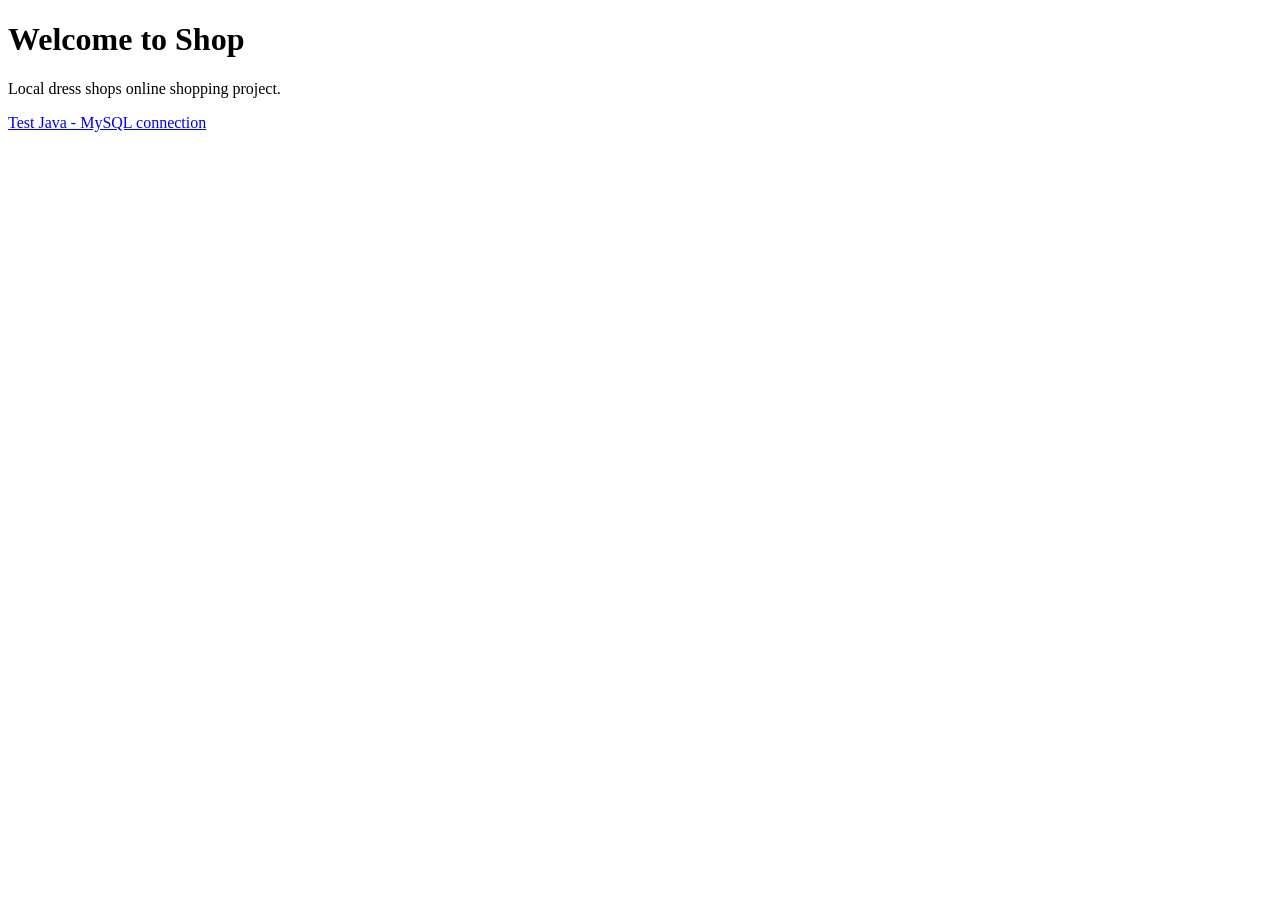
<file: Shop_Java_Backend/src/main/webapp/index.html>
<!DOCTYPE html>
<html lang="en">
<head>
  <meta charset="UTF-8">
  <meta name="viewport" content="width=device-width, initial-scale=1.0">
  <title>Shop - Local Dress Shopping</title>
</head>
<body>
  <h1>Welcome to Shop</h1>
  <p>Local dress shops online shopping project.</p>
  <p><a href="test-db">Test Java - MySQL connection</a></p>
</body>
</html>
</file>
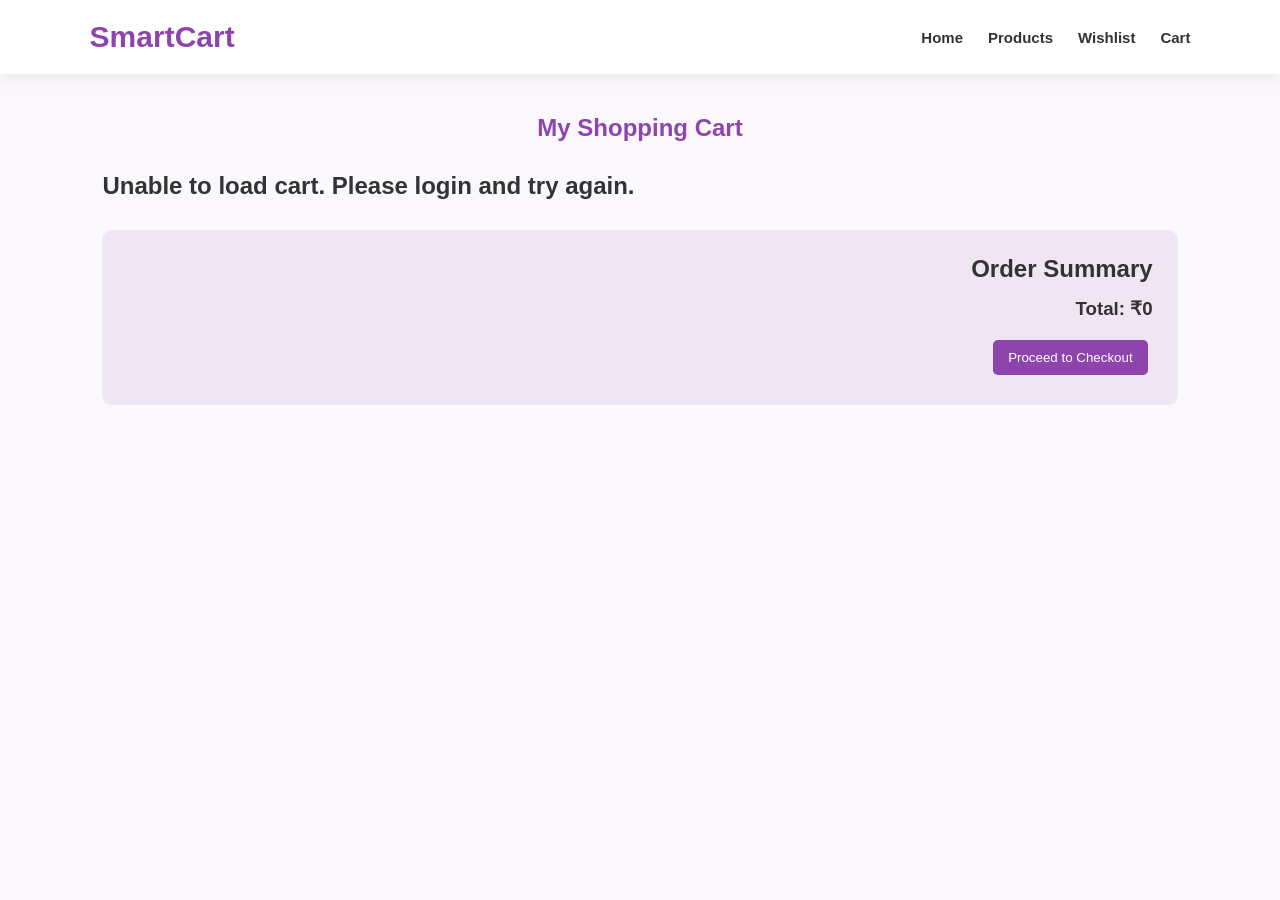
<file: frontend/pages/cart.html>
<!DOCTYPE html>
<html lang="en">
<head>
    <meta charset="UTF-8">
    <meta name="viewport" content="width=device-width, initial-scale=1.0">
    <title>Shopping Cart - SmartCart</title>
    <link rel="stylesheet" href="../css/style.css">
    <link rel="stylesheet" href="../css/products.css">
    <link rel="stylesheet" href="../css/cart.css">
</head>
<body>

<header>
    <div class="logo">SmartCart</div>
    <nav>
        <a href="../index.html">Home</a>
        <a href="products.html">Products</a>
        <a href="wishlist.html">Wishlist</a>
        <a href="cart.html">Cart</a>
    </nav>
</header>

<section class="cart-section">

    <h1>My Shopping Cart</h1>

    <div id="cartContainer"></div>

    <div class="cart-summary">
        <h2>Order Summary</h2>
        <h3>Total: ₹<span id="cartTotal">0</span></h3>

        <button onclick="goToCheckout()">Proceed to Checkout</button>
    </div>

</section>

<script src="../js/cart.js"></script>

</body>
</html>
</file>
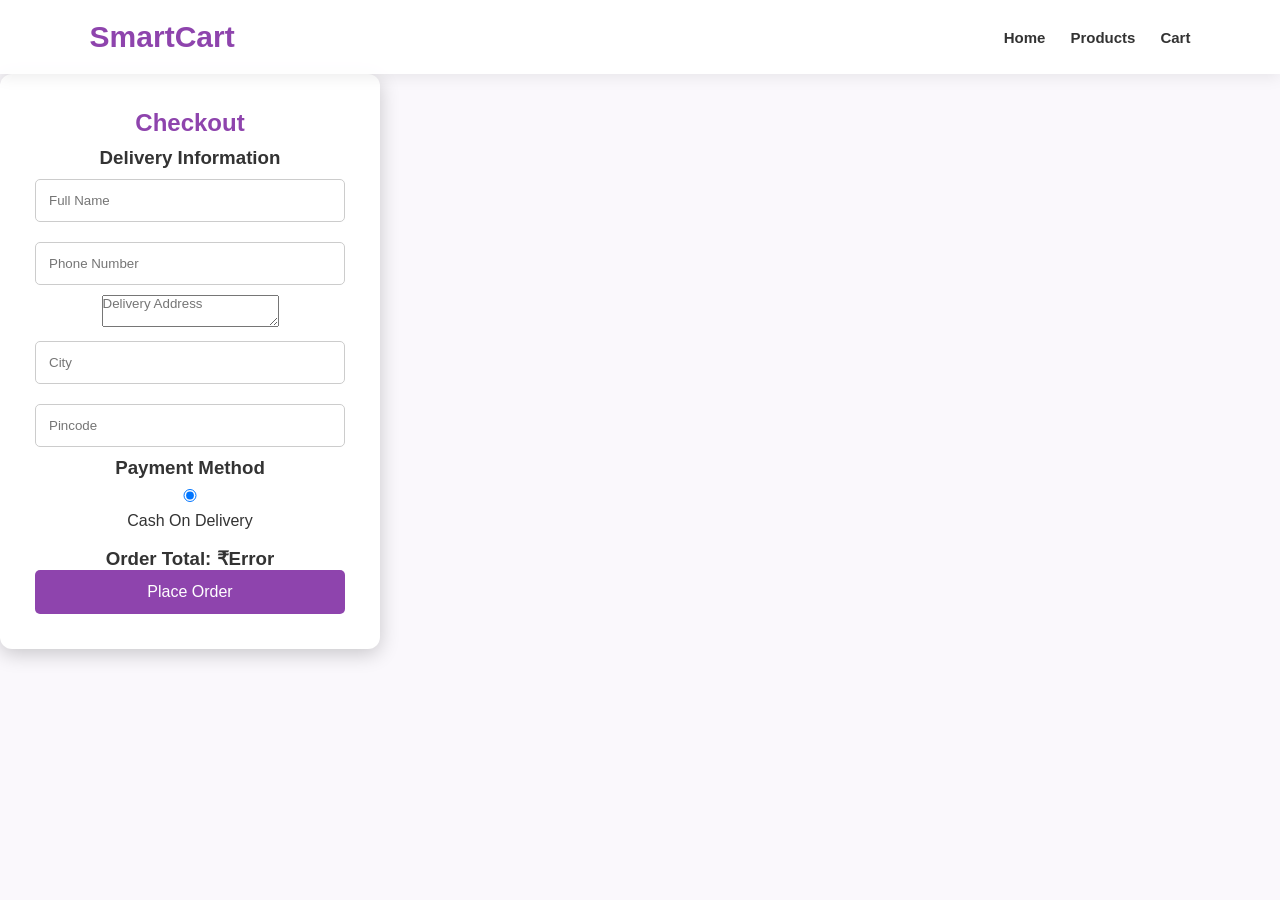
<file: frontend/pages/checkout.html>
<!DOCTYPE html>

<html lang="en">
<head>
    <meta charset="UTF-8">
    <meta name="viewport" content="width=device-width, initial-scale=1.0">
    <title>Checkout - SmartCart</title>
    <link rel="stylesheet" href="../css/style.css">
    <link rel="stylesheet" href="../css/auth.css">
    <link rel="stylesheet" href="../css/cart.css">
</head>
<body>

<header>
    <div class="logo">SmartCart</div>
    <nav>
        <a href="../index.html">Home</a>
        <a href="products.html">Products</a>
        <a href="cart.html">Cart</a>
    </nav>
</header>

<section class="checkout-section">


<form class="auth-box" id="checkoutForm">

    <h2>Checkout</h2>

    <h3>Delivery Information</h3>

    <input type="text" id="customerName"
        placeholder="Full Name" required>

    <input type="tel" id="phone"
        placeholder="Phone Number" required>

    <textarea id="address"
        placeholder="Delivery Address" required></textarea>

    <input type="text" id="city"
        placeholder="City" required>

    <input type="text" id="pincode"
        placeholder="Pincode" required>

    <h3>Payment Method</h3>

    <label>
        <input type="radio" name="payment"
            value="COD" checked>
        Cash On Delivery
    </label>

    <br><br>

    <h3>Order Total: ₹<span id="checkoutTotal">0.00</span></h3>

    <button type="submit" id="placeOrderBtn">Place Order</button>

</form>


</section>

<script src="../js/checkout.js"></script>

</body>
</html>
</file>
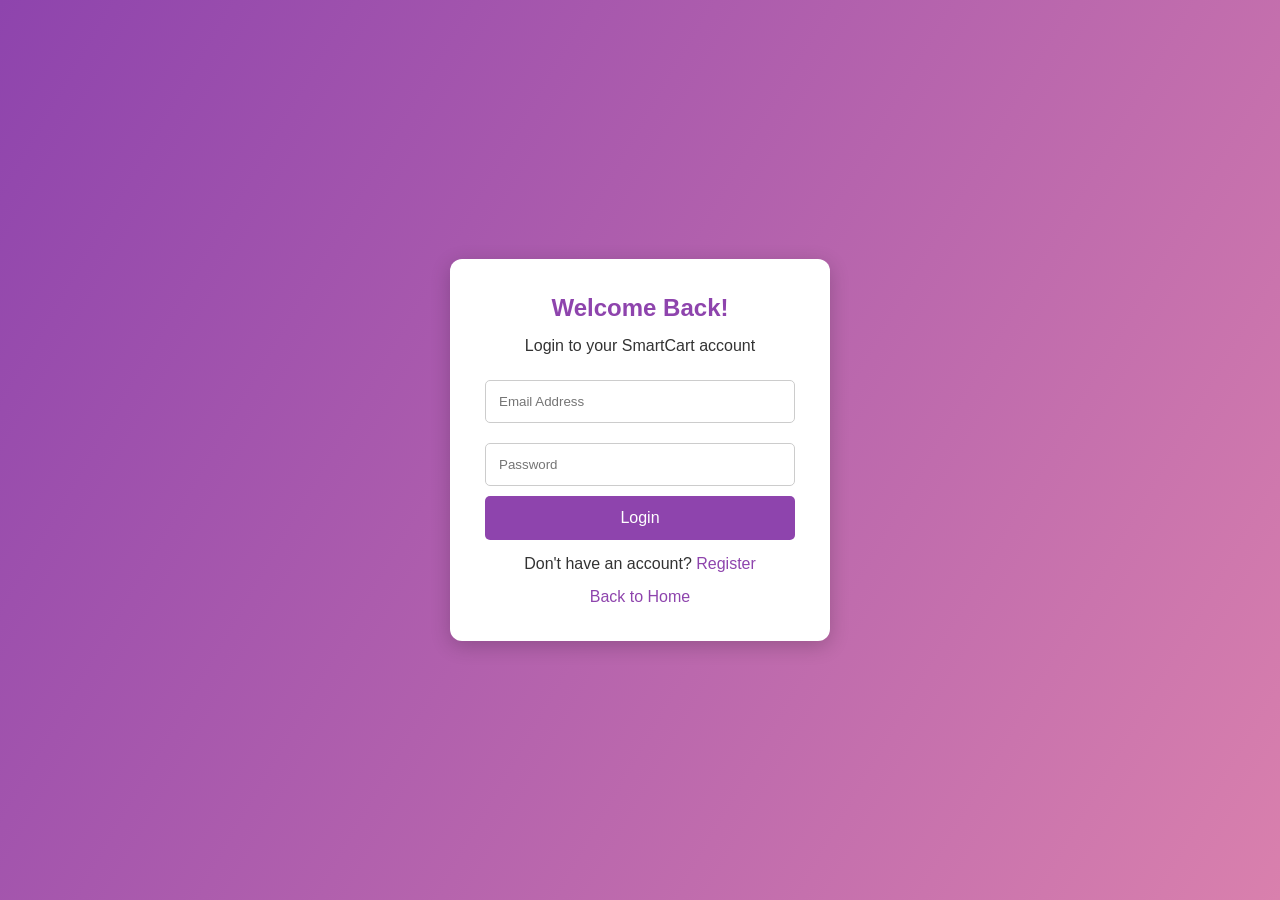
<file: frontend/pages/customer-dashboard.html>
<!DOCTYPE html>
<html lang="en">
<head>
    <meta charset="UTF-8">
    <meta name="viewport" content="width=device-width, initial-scale=1.0">

    <title>Customer Dashboard - SmartCart</title>

    <link rel="stylesheet" href="../css/style.css">
    <link rel="stylesheet" href="../css/dashboard.css">

    <style>
        .orders-section {
            margin-top: 35px;
            overflow-x: auto;
        }

        .orders-section table {
            width: 100%;
            border-collapse: collapse;
            min-width: 750px;
        }

        .orders-section th,
        .orders-section td {
            padding: 14px;
            text-align: center;
            border-bottom: 1px solid #ddd;
        }

        .tracking-container {
            min-width: 300px;
            padding: 10px 0;
        }

        .tracking-steps {
            display: flex;
            justify-content: space-between;
            position: relative;
            margin: 15px 5px;
        }

        .tracking-steps::before {
            content: "";
            position: absolute;
            height: 4px;
            background: #ddd;
            top: 10px;
            left: 10px;
            right: 10px;
            z-index: 0;
        }

        .tracking-step {
            position: relative;
            z-index: 1;
            text-align: center;
            font-size: 11px;
            color: #888;
            width: 25%;
        }

        .tracking-dot {
            width: 22px;
            height: 22px;
            border-radius: 50%;
            background: #ddd;
            margin: 0 auto 7px;
            border: 3px solid white;
        }

        .tracking-step.completed {
            color: #27ae60;
            font-weight: bold;
        }

        .tracking-step.completed .tracking-dot {
            background: #27ae60;
        }

        .tracking-status {
            font-weight: bold;
            color: #8e44ad;
        }

        .cancelled-status {
            color: #e74c3c;
            font-weight: bold;
        }
    </style>
</head>

<body>

<header>
    <div class="logo">SmartCart</div>

    <nav>
        <a href="../index.html">Home</a>
        <a href="products.html">Products</a>
        <a href="cart.html">Cart</a>
        <button type="button" id="logoutBtn">Logout</button>
    </nav>
</header>

<section class="dashboard">

    <h1>My Dashboard</h1>

    <div class="dashboard-cards">

        <div class="dashboard-card">
            <h3>My Orders</h3>
            <p id="totalOrders">0</p>
        </div>

        <div class="dashboard-card">
            <h3>Total Purchase</h3>
            <p>₹<span id="totalPurchase">0</span></p>
        </div>

        <div class="dashboard-card">
            <h3>Wishlist Items</h3>
            <p id="totalWishlist">0</p>
        </div>

    </div>

    <div class="profile-section">

        <h2>My Profile</h2>

        <p>
            <strong>Name:</strong>
            <span id="customerName">Customer</span>
        </p>

        <p>
            <strong>Email:</strong>
            <span id="customerEmail">Not available</span>
        </p>

        <p>
            <strong>Phone:</strong>
            <span id="customerPhone">Not available</span>
        </p>

    </div>

    <div class="orders-section">

        <h2>My Orders & Tracking</h2>

        <table>

            <thead>
                <tr>
                    <th>Order ID</th>
                    <th>Date</th>
                    <th>Amount</th>
                    <th>Payment</th>
                    <th>Status</th>
                    <th>Order Tracking</th>
                </tr>
            </thead>

            <tbody id="ordersTable">
                <tr>
                    <td colspan="6">Loading orders...</td>
                </tr>
            </tbody>

        </table>

    </div>

</section>

<script src="../js/dashboard.js"></script>

</body>
</html>
</file>
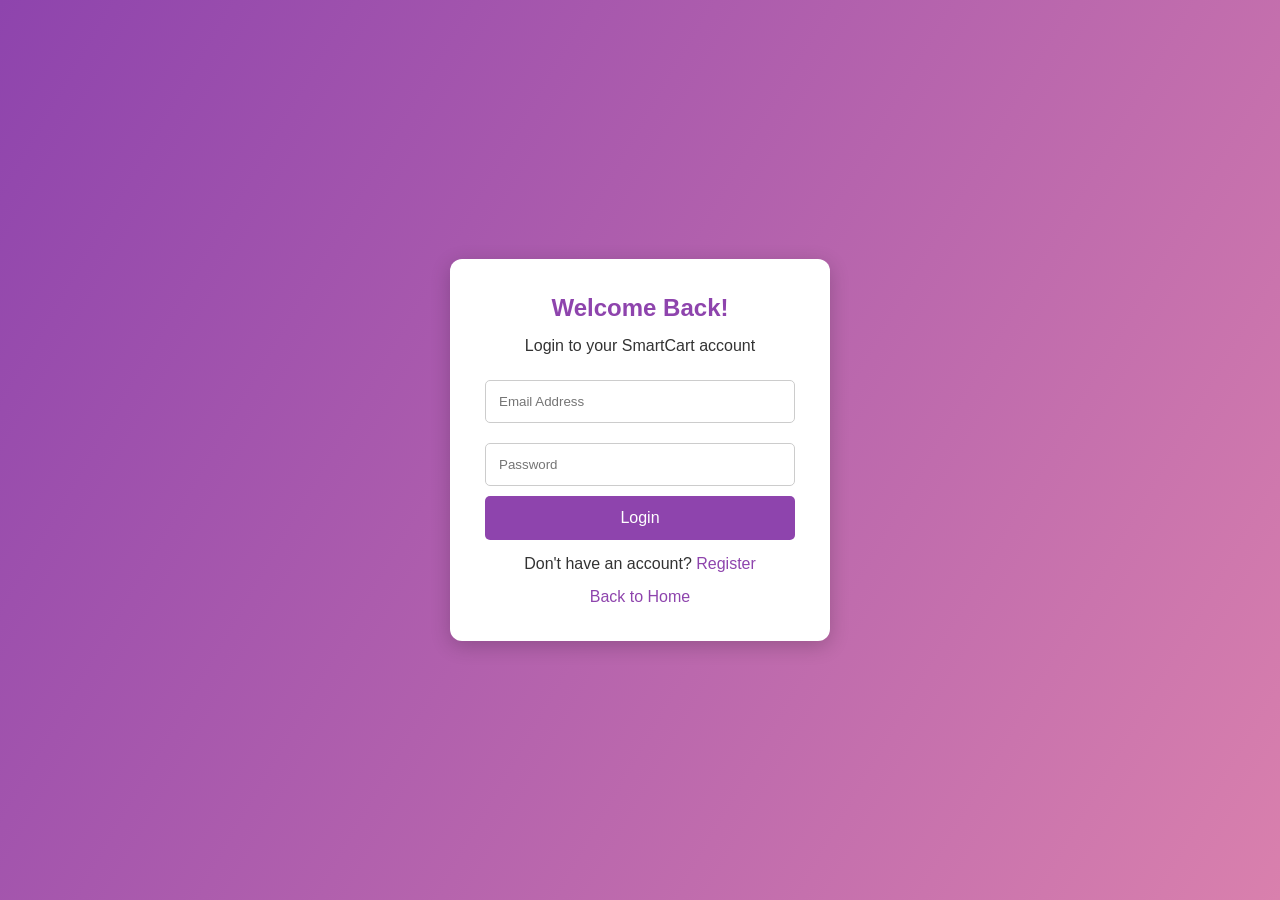
<file: frontend/pages/login.html>
<!DOCTYPE html>
<html lang="en">
<head>
    <meta charset="UTF-8">
    <meta name="viewport" content="width=device-width, initial-scale=1.0">
    <title>Login - SmartCart</title>
    <link rel="stylesheet" href="../css/style.css">
    <link rel="stylesheet" href="../css/auth.css">
</head>
<body>

<div class="auth-container">
    <form class="auth-box" id="loginForm">
        <h2>Welcome Back!</h2>
        <p>Login to your SmartCart account</p>

        <input type="email" id="email" placeholder="Email Address" required>

        <input type="password" id="password" placeholder="Password" required>

        <button type="submit">Login</button>

        <p>Don't have an account?
            <a href="register.html">Register</a>
        </p>

        <a href="../index.html">Back to Home</a>
    </form>
</div>

<script src="../js/auth.js"></script>
</body>
</html>
</file>
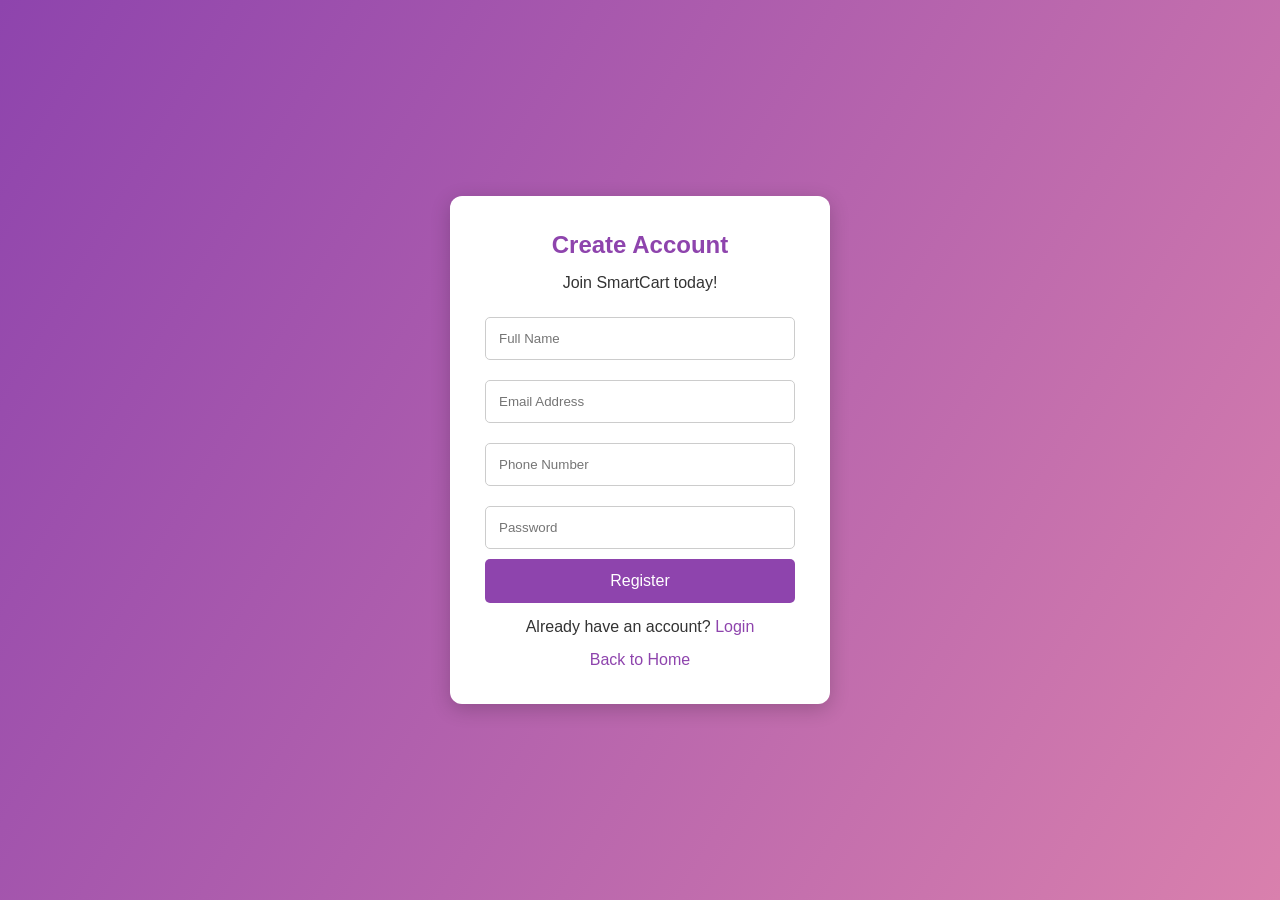
<file: frontend/pages/register.html>
<!DOCTYPE html>
<html lang="en">
<head>
    <meta charset="UTF-8">
    <meta name="viewport" content="width=device-width, initial-scale=1.0">
    <title>Register - SmartCart</title>
    <link rel="stylesheet" href="../css/style.css">
    <link rel="stylesheet" href="../css/auth.css">
</head>
<body>

<div class="auth-container">
    <form class="auth-box" id="registerForm">
        <h2>Create Account</h2>
        <p>Join SmartCart today!</p>

        <input type="text" id="name" placeholder="Full Name" required>

        <input type="email" id="email" placeholder="Email Address" required>

        <input type="tel" id="phone" placeholder="Phone Number" required>

        <input type="password" id="password" placeholder="Password" required>

        <button type="submit">Register</button>

        <p>Already have an account?
            <a href="login.html">Login</a>
        </p>

        <a href="../index.html">Back to Home</a>
    </form>
</div>

<script src="../js/auth.js"></script>
</body>
</html>
</file>
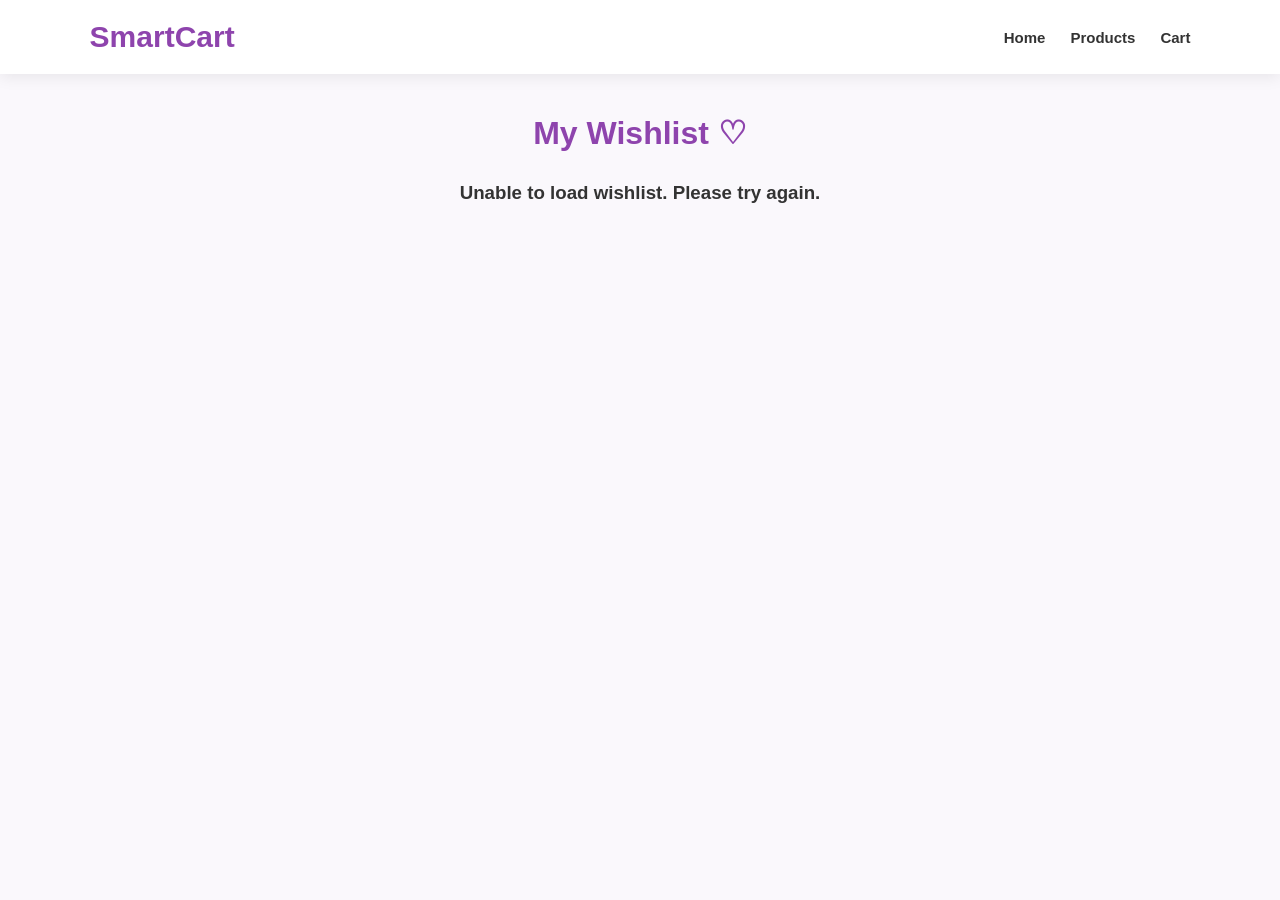
<file: frontend/pages/wishlist.html>
<!DOCTYPE html>
<html lang="en">
<head>
    <meta charset="UTF-8">
    <meta name="viewport" content="width=device-width, initial-scale=1.0">
    <title>Wishlist - SmartCart</title>
    <link rel="stylesheet" href="../css/style.css">
    <link rel="stylesheet" href="../css/products.css">
</head>
<body>

<header>
    <div class="logo">SmartCart</div>
    <nav>
        <a href="../index.html">Home</a>
        <a href="products.html">Products</a>
        <a href="cart.html">Cart</a>
    </nav>
</header>

<section class="product-section">

    <h1>My Wishlist ♡</h1>

    <div class="product-container" id="wishlistContainer"></div>

</section>

<script src="../js/wishlist.js"></script>

</body>
</html>
</file>
<file: frontend/css/style.css>
/* =========================
   GLOBAL STYLES
========================= */

* {
    margin: 0;
    padding: 0;
    box-sizing: border-box;
    font-family: 'Poppins', Arial, sans-serif;
}

html {
    scroll-behavior: smooth;
}

body {
    background: #faf8fc;
    color: #333;
    overflow-x: hidden;
}

/* =========================
   HEADER
========================= */

header {
    background: rgba(255, 255, 255, 0.95);
    display: flex;
    justify-content: space-between;
    align-items: center;
    padding: 20px 7%;
    box-shadow: 0 3px 15px rgba(0,0,0,0.08);
    position: sticky;
    top: 0;
    z-index: 1000;
    transition: 0.3s ease;
}

header:hover {
    box-shadow: 0 5px 20px rgba(142, 68, 173, 0.15);
}

.logo {
    font-size: 30px;
    font-weight: bold;
    color: #8e44ad;
    cursor: pointer;
    transition: 0.3s;
}

.logo:hover {
    transform: scale(1.08);
    color: #6c3483;
}

/* =========================
   NAVIGATION
========================= */

nav {
    display: flex;
    align-items: center;
    gap: 25px;
}

nav a {
    text-decoration: none;
    color: #333;
    font-size: 15px;
    font-weight: 600;
    position: relative;
    transition: 0.3s ease;
}

nav a::after {
    content: "";
    position: absolute;
    width: 0;
    height: 2px;
    background: #8e44ad;
    left: 0;
    bottom: -7px;
    transition: 0.3s;
}

nav a:hover {
    color: #8e44ad;
}

nav a:hover::after {
    width: 100%;
}

/* =========================
   HERO SECTION
========================= */

.hero {
    min-height: 450px;
    background: linear-gradient(120deg, #512e5f, #8e44ad, #c06c9c);
    display: flex;
    align-items: center;
    padding: 60px 10%;
    color: white;
    position: relative;
    overflow: hidden;
}

.hero::before {
    content: "";
    position: absolute;
    width: 350px;
    height: 350px;
    border-radius: 50%;
    background: rgba(255,255,255,0.08);
    right: 8%;
    top: 30px;
    animation: float 5s ease-in-out infinite;
}

.hero h1 {
    font-size: clamp(32px, 5vw, 48px);
    margin-bottom: 20px;
    animation: slideUp 0.8s ease;
}

.hero p {
    font-size: 18px;
    margin-bottom: 30px;
    line-height: 1.7;
    animation: slideUp 1s ease;
}

.hero .btn {
    animation: slideUp 1.2s ease;
}

/* =========================
   BUTTON
========================= */

.btn {
    display: inline-block;
    padding: 14px 32px;
    background: white;
    color: #8e44ad;
    text-decoration: none;
    border-radius: 30px;
    font-weight: bold;
    transition: 0.3s ease;
    border: 2px solid white;
}

.btn:hover {
    background: transparent;
    color: white;
    transform: translateY(-5px);
    box-shadow: 0 8px 20px rgba(0,0,0,0.2);
}

.btn:active {
    transform: scale(0.95);
}

/* =========================
   CATEGORIES
========================= */

.categories {
    padding: 70px 8%;
    text-align: center;
}

.categories h2 {
    margin-bottom: 40px;
    font-size: 32px;
    color: #512e5f;
    position: relative;
}

.categories h2::after {
    content: "";
    display: block;
    width: 70px;
    height: 4px;
    background: #a569bd;
    margin: 12px auto;
    border-radius: 10px;
}

.category-container {
    display: flex;
    justify-content: center;
    gap: 30px;
    flex-wrap: wrap;
}

/* =========================
   CATEGORY CARDS
========================= */

.category-card {
    background: white;
    width: 250px;
    padding: 15px;
    border-radius: 15px;
    box-shadow: 0 5px 20px rgba(0,0,0,0.07);
    cursor: pointer;
    transition: all 0.4s ease;
    overflow: hidden;
}

.category-card:hover {
    transform: translateY(-12px);
    box-shadow: 0 15px 30px rgba(142,68,173,0.2);
}

.category-card img {
    width: 100%;
    height: 220px;
    object-fit: cover;
    border-radius: 10px;
    transition: transform 0.5s ease;
}

.category-card:hover img {
    transform: scale(1.08);
}

.category-card h3 {
    margin-top: 18px;
    margin-bottom: 10px;
    color: #512e5f;
    transition: 0.3s;
}

.category-card:hover h3 {
    color: #a569bd;
}

/* =========================
   OFFERS SECTION
========================= */

.offers {
    text-align: center;
    padding: 65px 20px;
    background: linear-gradient(120deg, #f0e5f3, #ead5ef);
}

.offers h2 {
    margin-bottom: 15px;
    font-size: 30px;
    color: #512e5f;
}

.offers p {
    font-size: 17px;
    margin-bottom: 25px;
}

.offers .btn {
    background: #8e44ad;
    color: white;
    border-color: #8e44ad;
}

.offers .btn:hover {
    background: #512e5f;
    border-color: #512e5f;
}

/* =========================
   FOOTER
========================= */

footer {
    background: #24152b;
    color: white;
    text-align: center;
    padding: 25px;
    font-size: 14px;
}

footer p {
    opacity: 0.85;
}

/* =========================
   ANIMATIONS
========================= */

@keyframes float {
    0%, 100% {
        transform: translateY(0);
    }

    50% {
        transform: translateY(-25px);
    }
}

@keyframes slideUp {
    from {
        opacity: 0;
        transform: translateY(30px);
    }

    to {
        opacity: 1;
        transform: translateY(0);
    }
}

/* =========================
   RESPONSIVE DESIGN
========================= */

@media(max-width: 768px) {

    header {
        flex-direction: column;
        gap: 20px;
        padding: 18px 5%;
    }

    nav {
        flex-wrap: wrap;
        justify-content: center;
        gap: 18px;
    }

    .hero {
        min-height: 380px;
        padding: 50px 7%;
    }

    .hero h1 {
        font-size: 32px;
    }

    .hero p {
        font-size: 16px;
    }

    .categories {
        padding: 50px 5%;
    }

    .category-card {
        width: 100%;
        max-width: 320px;
    }

    .offers {
        padding: 45px 15px;
    }
}

@media(prefers-reduced-motion: reduce) {
    *,
    *::before,
    *::after {
        animation-duration: 0.01ms !important;
        transition-duration: 0.01ms !important;
        scroll-behavior: auto !important;
    }
}

/* PRODUCT GRID */

.product-grid {
    display: grid;
    grid-template-columns: repeat(4, minmax(0, 1fr));
    gap: 25px;
    padding: 20px 0;
}

/* PRODUCT CARD */

.product-card {
    background: #ffffff;
    border-radius: 16px;
    overflow: hidden;
    box-shadow: 0 5px 20px rgba(0,0,0,0.07);
    transition: all 0.35s ease;
    position: relative;
    cursor: pointer;
}

.product-card:hover {
    transform: translateY(-10px);
    box-shadow: 0 15px 30px rgba(142,68,173,0.18);
}

/* PRODUCT IMAGE */

.product-card img {
    width: 100%;
    height: 250px;
    object-fit: cover;
    transition: transform 0.5s ease;
}

.product-card:hover img {
    transform: scale(1.07);
}

/* PRODUCT DETAILS */

.product-card h3 {
    font-size: 16px;
    color: #321b3b;
    padding: 12px 15px 5px;
}

.product-card p {
    font-size: 15px;
    color: #8e44ad;
    font-weight: 700;
    padding: 5px 15px;
}

/* PRODUCT BUTTON */

.product-card button {
    width: calc(100% - 30px);
    margin: 12px 15px 18px;
    padding: 12px;

    border: none;
    border-radius: 8px;

    background: linear-gradient(135deg, #8e44ad, #c06c9c);
    color: white;

    font-size: 14px;
    font-weight: 600;

    cursor: pointer;
    transition: 0.3s ease;
}

.product-card button:hover {
    background: #512e5f;
    transform: scale(1.03);
}

/* PRODUCT RESPONSIVE DESIGN */

@media(max-width: 1000px) {
    .product-grid {
        grid-template-columns: repeat(3, minmax(0, 1fr));
    }
}

@media(max-width: 768px) {
    .product-grid {
        grid-template-columns: repeat(2, minmax(0, 1fr));
        gap: 15px;
    }

    .product-card img {
        height: 200px;
    }
}

@media(max-width: 480px) {
    .product-grid {
        grid-template-columns: 1fr;
    }

    .product-card img {
        height: 260px;
    }
}
</file>
<file: frontend/css/products.css>
.product-section {
    padding: 40px 7%;
    text-align: center;
}

.product-section h1 {
    font-size: 32px;
    margin-bottom: 30px;
    color: #8e44ad;
}

.filters {
    display: flex;
    justify-content: center;
    gap: 15px;
    margin-bottom: 35px;
    flex-wrap: wrap;
}

.filters input,
.filters select {
    padding: 12px;
    width: 250px;
    border: 1px solid #ccc;
    border-radius: 5px;
}

.product-container {
    display: grid;
    grid-template-columns: repeat(auto-fit, minmax(220px, 1fr));
    gap: 25px;
}

.product-card {
    background: white;
    padding: 15px;
    border-radius: 10px;
    box-shadow: 0 3px 12px rgba(0,0,0,0.1);
}

.product-card img {
    width: 100%;
    height: 230px;
    object-fit: cover;
    border-radius: 8px;
}

/* PRODUCT IMAGE PLACEHOLDER */

.product-image-placeholder {
    width: 100%;
    height: 220px;
    background: #f2f2f2;
    display: flex;
    justify-content: center;
    align-items: center;
    color: #888;
    font-size: 16px;
    font-weight: 500;
    border-radius: 8px;
    margin-bottom: 12px;
}

.product-card h3 {
    margin: 12px 0;
}

.product-card p {
    margin: 8px 0;
}

.product-card button {
    background: #8e44ad;
    color: white;
    border: none;
    padding: 10px 15px;
    margin: 5px;
    border-radius: 5px;
    cursor: pointer;
}

.product-card button:hover {
    background: #6c3483;
}

.product-image {
    width: 100%;
    height: 250px;
    object-fit: cover;
    border-radius: 10px;
    display: block;
}

.product-image-placeholder {
    width: 100%;
    height: 250px;
    display: flex;
    align-items: center;
    justify-content: center;
    background: #f2f2f2;
    border-radius: 10px;
}
</file>
<file: frontend/css/cart.css>
.cart-section {
    padding: 40px 8%;
}

.cart-section h1 {
    text-align: center;
    color: #8e44ad;
    margin-bottom: 30px;
}

.cart-item {
    display: flex;
    align-items: center;
    gap: 25px;
    background: white;
    padding: 20px;
    margin-bottom: 20px;
    border-radius: 10px;
    box-shadow: 0 3px 10px rgba(0,0,0,0.1);
}

.cart-item img {
    width: 120px;
    height: 120px;
    object-fit: cover;
    border-radius: 8px;
}

.cart-item button,
.cart-summary button {
    background: #8e44ad;
    color: white;
    border: none;
    padding: 10px 15px;
    border-radius: 5px;
    cursor: pointer;
    margin: 5px;
}

.quantity {
    padding: 8px;
    min-width: 30px;
    display: inline-block;
    text-align: center;
}

.cart-summary {
    background: #f0e5f3;
    padding: 25px;
    border-radius: 10px;
    text-align: right;
    margin-top: 30px;
}

.cart-summary h3 {
    margin: 15px 0;
}

@media(max-width: 600px) {
    .cart-item {
        flex-direction: column;
        text-align: center;
    }

    .cart-summary {
        text-align: center;
    }
}
</file>
<file: frontend/css/auth.css>
.auth-container {
    min-height: 100vh;
    display: flex;
    justify-content: center;
    align-items: center;
    background: linear-gradient(120deg, #8e44ad, #d980ad);
    padding: 20px;
}

.auth-box {
    width: 380px;
    background: white;
    padding: 35px;
    border-radius: 12px;
    text-align: center;
    box-shadow: 0 5px 20px rgba(0,0,0,0.2);
}

.auth-box h2 {
    color: #8e44ad;
    margin-bottom: 10px;
}

.auth-box p {
    margin: 15px 0;
}

.auth-box input {
    width: 100%;
    padding: 13px;
    margin: 10px 0;
    border: 1px solid #ccc;
    border-radius: 5px;
}

.auth-box button {
    width: 100%;
    padding: 13px;
    background: #8e44ad;
    color: white;
    border: none;
    border-radius: 5px;
    cursor: pointer;
    font-size: 16px;
}

.auth-box a {
    color: #8e44ad;
    text-decoration: none;
}
</file>
<file: frontend/css/dashboard.css>
.dashboard {
    padding: 40px 7%;
}

.dashboard h1 {
    color: #8e44ad;
    margin-bottom: 30px;
    text-align: center;
}

.dashboard-cards {
    display: grid;
    grid-template-columns: repeat(auto-fit, minmax(200px, 1fr));
    gap: 20px;
    margin-bottom: 40px;
}

.dashboard-card {
    background: white;
    padding: 25px;
    text-align: center;
    border-radius: 10px;
    box-shadow: 0 3px 12px rgba(0,0,0,0.1);
}

.dashboard-card h3 {
    color: #666;
    margin-bottom: 15px;
}

.dashboard-card p {
    font-size: 28px;
    font-weight: bold;
    color: #8e44ad;
}

.profile-section,
.orders-section,
.admin-section {
    background: white;
    padding: 25px;
    margin-bottom: 30px;
    border-radius: 10px;
    box-shadow: 0 3px 10px rgba(0,0,0,0.1);
}

.profile-section h2,
.orders-section h2,
.admin-section h2 {
    margin-bottom: 20px;
    color: #8e44ad;
}

.profile-section p {
    margin: 12px 0;
}

table {
    width: 100%;
    border-collapse: collapse;
    margin-top: 20px;
}

th, td {
    padding: 13px;
    border: 1px solid #ddd;
    text-align: center;
}

th {
    background: #8e44ad;
    color: white;
}

#productForm {
    display: flex;
    gap: 10px;
    flex-wrap: wrap;
}

#productForm input,
#productForm select {
    flex: 1;
    min-width: 150px;
    padding: 12px;
    border: 1px solid #ccc;
    border-radius: 5px;
}

button {
    padding: 10px 15px;
    background: #8e44ad;
    color: white;
    border: none;
    border-radius: 5px;
    cursor: pointer;
}

button:hover {
    background: #6c3483;
}

@media(max-width: 700px) {
    .profile-section,
    .orders-section,
    .admin-section {
        overflow-x: auto;
    }

    table {
        min-width: 600px;
    }
}
</file>
